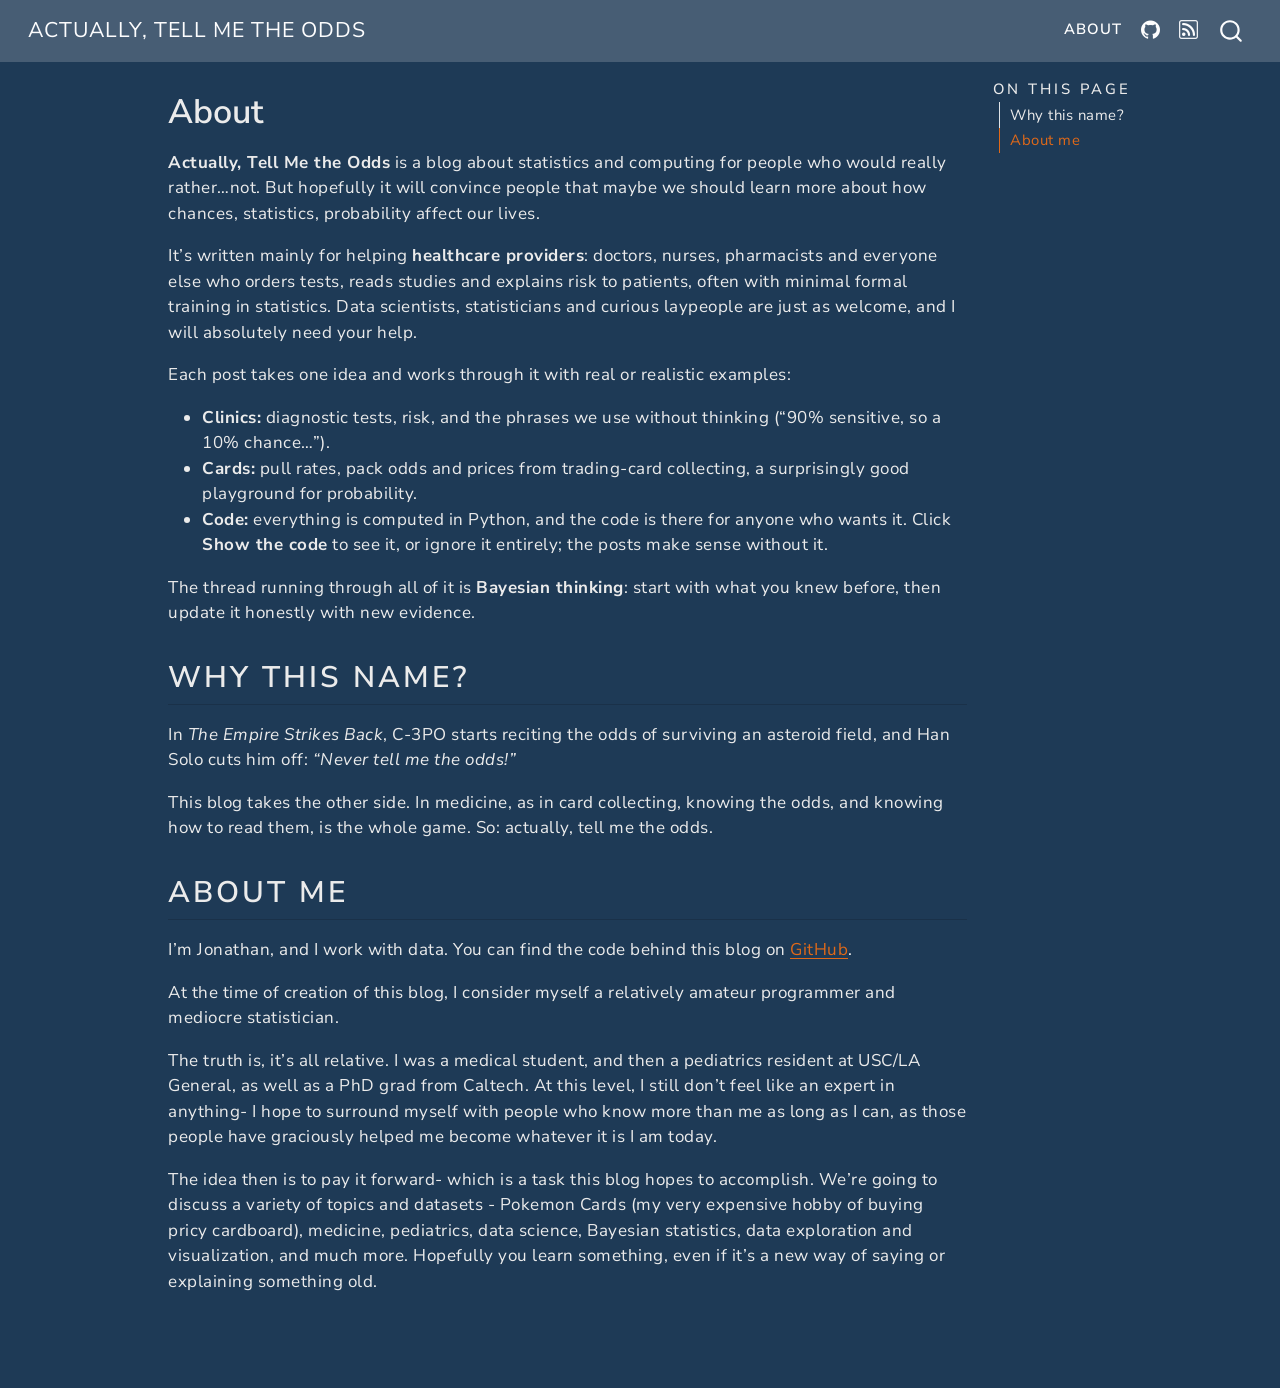
<file: about.html>
<!DOCTYPE html>
<html xmlns="http://www.w3.org/1999/xhtml" lang="en" xml:lang="en"><head>

<meta charset="utf-8">
<meta name="generator" content="quarto-1.10.18">

<meta name="viewport" content="width=device-width, initial-scale=1.0, user-scalable=yes">


<title>About – Actually, Tell Me the Odds</title>
<style>
/* Default styles provided by pandoc.
** See https://pandoc.org/MANUAL.html#variables-for-html for config info.
*/
span.smallcaps{font-variant: small-caps;}
div.columns{display: flex; gap: 1.5em;}
div.column{flex: auto;}
@media screen {
div.columns{gap: min(4vw, 1.5em);}
div.column{overflow-x: auto;}
}
div.hanging-indent{margin-left: 1.5em; text-indent: -1.5em;}
ul.task-list{list-style: none;}
ul.task-list li input[type="checkbox"] {
  width: 0.8em;
  margin: 0 0.8em 0.2em -1em; /* quarto-specific, see https://github.com/quarto-dev/quarto-cli/issues/4556 */ 
  vertical-align: middle;
}
</style>


<script src="site_libs/quarto-nav/quarto-nav.js"></script>
<script src="site_libs/quarto-nav/headroom.min.js"></script>
<script src="site_libs/clipboard/clipboard.min.js"></script>
<script src="site_libs/quarto-search/autocomplete.umd.js"></script>
<script src="site_libs/quarto-search/fuse.min.js"></script>
<script src="site_libs/quarto-search/quarto-search.js"></script>
<meta name="quarto:offset" content="./">
<script src="site_libs/quarto-html/quarto.js" type="module"></script>
<script src="site_libs/quarto-html/tabsets/tabsets.js" type="module"></script>
<script src="site_libs/quarto-html/popper.min.js"></script>
<script src="site_libs/quarto-html/tippy.umd.min.js"></script>
<script src="site_libs/quarto-html/anchor.min.js"></script>
<link href="site_libs/quarto-html/tippy.css" rel="stylesheet">
<link href="site_libs/quarto-html/quarto-syntax-highlighting-dark-b85bc7c33db8c58e0ec93c3465666fed.css" rel="stylesheet" id="quarto-text-highlighting-styles">
<script src="site_libs/bootstrap/bootstrap.min.js"></script>
<link href="site_libs/bootstrap/bootstrap-icons.css" rel="stylesheet">
<link href="site_libs/bootstrap/bootstrap-cb011fa16ec3edd61fc50c4df9a1c19d.min.css" rel="stylesheet" append-hash="true" id="quarto-bootstrap" data-mode="dark">
<script id="quarto-search-options" type="application/json">{
  "location": "navbar",
  "copy-button": false,
  "collapse-after": 3,
  "panel-placement": "end",
  "type": "overlay",
  "limit": 50,
  "keyboard-shortcut": [
    "f",
    "/",
    "s"
  ],
  "show-item-context": false,
  "language": {
    "search-no-results-text": "No results",
    "search-matching-documents-text": "matching documents",
    "search-copy-link-title": "Copy link to search",
    "search-hide-matches-text": "Hide additional matches",
    "search-more-match-text": "more match in this document",
    "search-more-matches-text": "more matches in this document",
    "search-clear-button-title": "Clear",
    "search-text-placeholder": "",
    "search-detached-cancel-button-title": "Cancel",
    "search-submit-button-title": "Submit",
    "search-label": "Search"
  }
}</script>


<link rel="stylesheet" href="styles.css">
</head>

<body class="nav-fixed quarto-light">

<div id="quarto-search-results"></div>
  <header id="quarto-header" class="headroom fixed-top">
    <nav class="navbar navbar-expand-lg " data-bs-theme="dark">
      <div class="navbar-container container-fluid">
      <div class="navbar-brand-container mx-auto">
    <a class="navbar-brand" href="./index.html">
    <span class="navbar-title">Actually, Tell Me the Odds</span>
    </a>
  </div>
            <div id="quarto-search" class="" title="Search"></div>
          <button class="navbar-toggler" type="button" data-bs-toggle="collapse" data-bs-target="#navbarCollapse" aria-controls="navbarCollapse" role="menu" aria-expanded="false" aria-label="Toggle navigation" onclick="if (window.quartoToggleHeadroom) { window.quartoToggleHeadroom(); }">
  <span class="navbar-toggler-icon"></span>
</button>
          <div class="collapse navbar-collapse" id="navbarCollapse">
            <ul class="navbar-nav navbar-nav-scroll ms-auto">
  <li class="nav-item">
    <a class="nav-link active" href="./about.html" aria-current="page"> 
<span class="menu-text">About</span></a>
  </li>  
  <li class="nav-item compact">
    <a class="nav-link" href="https://github.com/jliu771"> <i class="bi bi-github" role="img">
</i> 
<span class="menu-text"></span></a>
  </li>  
  <li class="nav-item compact">
    <a class="nav-link" href="./index.xml"> <i class="bi bi-rss" role="img">
</i> 
<span class="menu-text"></span></a>
  </li>  
</ul>
          </div> <!-- /navcollapse -->
            <div class="quarto-navbar-tools">
</div>
      </div> <!-- /container-fluid -->
    </nav>
</header>
<!-- content -->
<div id="quarto-content" class="quarto-container page-columns page-rows-contents page-layout-article page-navbar">
<!-- sidebar -->
<!-- margin-sidebar -->
    <div id="quarto-margin-sidebar" class="sidebar margin-sidebar">
        <nav id="TOC" role="doc-toc" class="toc-active">
    <h2 id="toc-title">On this page</h2>
   
  <ul>
  <li><a href="#why-this-name" id="toc-why-this-name" class="nav-link active" data-scroll-target="#why-this-name">Why this name?</a></li>
  <li><a href="#about-me" id="toc-about-me" class="nav-link" data-scroll-target="#about-me">About me</a></li>
  </ul>
</nav>
    </div>
<!-- main -->
<main class="content" id="quarto-document-content">

<header id="title-block-header" class="quarto-title-block default">
<div class="quarto-title">
<h1 class="title">About</h1>
</div>



<div class="quarto-title-meta">

    
  
    
  </div>
  


</header>


<p><strong>Actually, Tell Me the Odds</strong> is a blog about statistics and computing for people who would really rather…not. But hopefully it will convince people that maybe we should learn more about how chances, statistics, probability affect our lives.</p>
<p>It’s written mainly for helping <strong>healthcare providers</strong>: doctors, nurses, pharmacists and everyone else who orders tests, reads studies and explains risk to patients, often with minimal formal training in statistics. Data scientists, statisticians and curious laypeople are just as welcome, and I will absolutely need your help.</p>
<p>Each post takes one idea and works through it with real or realistic examples:</p>
<ul>
<li><strong>Clinics:</strong> diagnostic tests, risk, and the phrases we use without thinking (“90% sensitive, so a 10% chance…”).</li>
<li><strong>Cards:</strong> pull rates, pack odds and prices from trading-card collecting, a surprisingly good playground for probability.</li>
<li><strong>Code:</strong> everything is computed in Python, and the code is there for anyone who wants it. Click <strong>Show the code</strong> to see it, or ignore it entirely; the posts make sense without it.</li>
</ul>
<p>The thread running through all of it is <strong>Bayesian thinking</strong>: start with what you knew before, then update it honestly with new evidence.</p>
<section id="why-this-name" class="level2">
<h2 class="anchored" data-anchor-id="why-this-name">Why this name?</h2>
<p>In <em>The Empire Strikes Back</em>, C-3PO starts reciting the odds of surviving an asteroid field, and Han Solo cuts him off: <em>“Never tell me the odds!”</em></p>
<p>This blog takes the other side. In medicine, as in card collecting, knowing the odds, and knowing how to read them, is the whole game. So: actually, tell me the odds.</p>
</section>
<section id="about-me" class="level2">
<h2 class="anchored" data-anchor-id="about-me">About me</h2>
<p>I’m Jonathan, and I work with data. You can find the code behind this blog on <a href="https://github.com/jliu771">GitHub</a>.</p>
<p>At the time of creation of this blog, I consider myself a relatively amateur programmer and mediocre statistician.</p>
<p>The truth is, it’s all relative. I was a medical student, and then a pediatrics resident at USC/LA General, as well as a PhD grad from Caltech. At this level, I still don’t feel like an expert in anything- I hope to surround myself with people who know more than me as long as I can, as those people have graciously helped me become whatever it is I am today.</p>
<p>The idea then is to pay it forward- which is a task this blog hopes to accomplish. We’re going to discuss a variety of topics and datasets - Pokemon Cards (my very expensive hobby of buying pricy cardboard), medicine, pediatrics, data science, Bayesian statistics, data exploration and visualization, and much more. Hopefully you learn something, even if it’s a new way of saying or explaining something old.</p>


</section>

</main> <!-- /main -->
<script id="quarto-html-after-body" type="application/javascript">
  window.document.addEventListener("DOMContentLoaded", function (event) {
    const icon = "";
    const anchorJS = new window.AnchorJS();
    anchorJS.options = {
      placement: 'right',
      icon: icon
    };
    anchorJS.add('.anchored');
    const isCodeAnnotation = (el) => {
      for (const clz of el.classList) {
        if (clz.startsWith('code-annotation-')) {                     
          return true;
        }
      }
      return false;
    }
    const onCopySuccess = function(e) {
      // button target
      const button = e.trigger;
      // don't keep focus
      button.blur();
      // flash "checked"
      button.classList.add('code-copy-button-checked');
      var currentTitle = button.getAttribute("title");
      button.setAttribute("title", "Copied!");
      let tooltip;
      if (window.bootstrap) {
        button.setAttribute("data-bs-toggle", "tooltip");
        button.setAttribute("data-bs-placement", "left");
        button.setAttribute("data-bs-title", "Copied!");
        tooltip = new bootstrap.Tooltip(button, 
          { trigger: "manual", 
            customClass: "code-copy-button-tooltip",
            offset: [0, -8]});
        tooltip.show();    
      }
      setTimeout(function() {
        if (tooltip) {
          tooltip.hide();
          button.removeAttribute("data-bs-title");
          button.removeAttribute("data-bs-toggle");
          button.removeAttribute("data-bs-placement");
        }
        button.setAttribute("title", currentTitle);
        button.classList.remove('code-copy-button-checked');
      }, 1000);
      // clear code selection
      e.clearSelection();
    }
    const getTextToCopy = function(trigger) {
      const outerScaffold = trigger.parentElement.cloneNode(true);
      const codeEl = outerScaffold.querySelector('code');
      for (const childEl of codeEl.children) {
        if (isCodeAnnotation(childEl)) {
          childEl.remove();
        }
      }
      return codeEl.innerText;
    }
    const clipboard = new window.ClipboardJS('.code-copy-button:not([data-in-quarto-modal])', {
      text: getTextToCopy
    });
    clipboard.on('success', onCopySuccess);
    if (window.document.getElementById('quarto-embedded-source-code-modal')) {
      const clipboardModal = new window.ClipboardJS('.code-copy-button[data-in-quarto-modal]', {
        text: getTextToCopy,
        container: window.document.getElementById('quarto-embedded-source-code-modal')
      });
      clipboardModal.on('success', onCopySuccess);
    }
      var localhostRegex = new RegExp(/^(?:http|https):\/\/localhost\:?[0-9]*\//);
      var mailtoRegex = new RegExp(/^mailto:/);
        var filterRegex = new RegExp("https:\/\/jliu771\.github\.io");
      var isInternal = (href) => {
          return filterRegex.test(href) || localhostRegex.test(href) || mailtoRegex.test(href);
      }
      // Inspect non-navigation links and adorn them if external
     var links = window.document.querySelectorAll('a[href]:not(.nav-link):not(.navbar-brand):not(.toc-action):not(.sidebar-link):not(.sidebar-item-toggle):not(.pagination-link):not(.no-external):not([aria-hidden]):not(.dropdown-item):not(.quarto-navigation-tool):not(.about-link)');
      for (var i=0; i<links.length; i++) {
        const link = links[i];
        if (!isInternal(link.href)) {
          // undo the damage that might have been done by quarto-nav.js in the case of
          // links that we want to consider external
          if (link.dataset.originalHref !== undefined) {
            link.href = link.dataset.originalHref;
          }
        }
      }
    function tippyHover(el, contentFn, onTriggerFn, onUntriggerFn) {
      const config = {
        allowHTML: true,
        maxWidth: 500,
        delay: 100,
        arrow: false,
        appendTo: function(el) {
            return el.parentElement;
        },
        interactive: true,
        interactiveBorder: 10,
        theme: 'quarto',
        placement: 'bottom-start',
      };
      if (contentFn) {
        config.content = contentFn;
      }
      if (onTriggerFn) {
        config.onTrigger = onTriggerFn;
      }
      if (onUntriggerFn) {
        config.onUntrigger = onUntriggerFn;
      }
      window.tippy(el, config); 
    }
    const noterefs = window.document.querySelectorAll('a[role="doc-noteref"]');
    for (var i=0; i<noterefs.length; i++) {
      const ref = noterefs[i];
      tippyHover(ref, function() {
        // use id or data attribute instead here
        let href = ref.getAttribute('data-footnote-href') || ref.getAttribute('href');
        try { href = new URL(href).hash; } catch {}
        const id = href.replace(/^#\/?/, "");
        const note = window.document.getElementById(id);
        if (note) {
          return note.innerHTML;
        } else {
          return "";
        }
      });
    }
    const xrefs = window.document.querySelectorAll('a.quarto-xref');
    const processXRef = (id, note) => {
      // Strip column container classes
      const stripColumnClz = (el) => {
        el.classList.remove("page-full", "page-columns");
        if (el.children) {
          for (const child of el.children) {
            stripColumnClz(child);
          }
        }
      }
      stripColumnClz(note)
      if (id === null || id.startsWith('sec-')) {
        // Special case sections, only their first couple elements
        const container = document.createElement("div");
        if (note.children && note.children.length > 2) {
          container.appendChild(note.children[0].cloneNode(true));
          for (let i = 1; i < note.children.length; i++) {
            const child = note.children[i];
            if (child.tagName === "P" && child.innerText === "") {
              continue;
            } else {
              container.appendChild(child.cloneNode(true));
              break;
            }
          }
          if (window.Quarto?.typesetMath) {
            window.Quarto.typesetMath(container);
          }
          return container.innerHTML
        } else {
          if (window.Quarto?.typesetMath) {
            window.Quarto.typesetMath(note);
          }
          return note.innerHTML;
        }
      } else {
        // Remove any anchor links if they are present
        const anchorLink = note.querySelector('a.anchorjs-link');
        if (anchorLink) {
          anchorLink.remove();
        }
        if (window.Quarto?.typesetMath) {
          window.Quarto.typesetMath(note);
        }
        if (note.classList.contains("callout")) {
          return note.outerHTML;
        } else {
          return note.innerHTML;
        }
      }
    }
    for (var i=0; i<xrefs.length; i++) {
      const xref = xrefs[i];
      tippyHover(xref, undefined, function(instance) {
        instance.disable();
        let url = xref.getAttribute('href');
        let hash = undefined; 
        if (url.startsWith('#')) {
          hash = url;
        } else {
          try { hash = new URL(url).hash; } catch {}
        }
        if (hash) {
          const id = hash.replace(/^#\/?/, "");
          const note = window.document.getElementById(id);
          if (note !== null) {
            try {
              const html = processXRef(id, note.cloneNode(true));
              instance.setContent(html);
            } finally {
              instance.enable();
              instance.show();
            }
          } else {
            // See if we can fetch this
            fetch(url.split('#')[0])
            .then(res => res.text())
            .then(html => {
              const parser = new DOMParser();
              const htmlDoc = parser.parseFromString(html, "text/html");
              const note = htmlDoc.getElementById(id);
              if (note !== null) {
                const html = processXRef(id, note);
                instance.setContent(html);
              } 
            }).finally(() => {
              instance.enable();
              instance.show();
            });
          }
        } else {
          // See if we can fetch a full url (with no hash to target)
          // This is a special case and we should probably do some content thinning / targeting
          fetch(url)
          .then(res => res.text())
          .then(html => {
            const parser = new DOMParser();
            const htmlDoc = parser.parseFromString(html, "text/html");
            const note = htmlDoc.querySelector('main.content');
            if (note !== null) {
              // This should only happen for chapter cross references
              // (since there is no id in the URL)
              // remove the first header
              if (note.children.length > 0 && note.children[0].tagName === "HEADER") {
                note.children[0].remove();
              }
              const html = processXRef(null, note);
              instance.setContent(html);
            } 
          }).finally(() => {
            instance.enable();
            instance.show();
          });
        }
      }, function(instance) {
      });
    }
        let selectedAnnoteEl;
        const selectorForAnnotation = ( cell, annotation) => {
          let cellAttr = 'data-code-cell="' + cell + '"';
          let lineAttr = 'data-code-annotation="' +  annotation + '"';
          const selector = 'span[' + cellAttr + '][' + lineAttr + ']';
          return selector;
        }
        const selectCodeLines = (annoteEl) => {
          const doc = window.document;
          const targetCell = annoteEl.getAttribute("data-target-cell");
          const targetAnnotation = annoteEl.getAttribute("data-target-annotation");
          const annoteSpan = window.document.querySelector(selectorForAnnotation(targetCell, targetAnnotation));
          const lines = annoteSpan.getAttribute("data-code-lines").split(",");
          const lineIds = lines.map((line) => {
            return targetCell + "-" + line;
          })
          let top = null;
          let height = null;
          let parent = null;
          if (lineIds.length > 0) {
              //compute the position of the single el (top and bottom and make a div)
              const el = window.document.getElementById(lineIds[0]);
              top = el.offsetTop;
              height = el.offsetHeight;
              parent = el.parentElement.parentElement;
            if (lineIds.length > 1) {
              const lastEl = window.document.getElementById(lineIds[lineIds.length - 1]);
              const bottom = lastEl.offsetTop + lastEl.offsetHeight;
              height = bottom - top;
            }
            if (top !== null && height !== null && parent !== null) {
              // cook up a div (if necessary) and position it 
              let div = window.document.getElementById("code-annotation-line-highlight");
              if (div === null) {
                div = window.document.createElement("div");
                div.setAttribute("id", "code-annotation-line-highlight");
                div.style.position = 'absolute';
                parent.appendChild(div);
              }
              div.style.top = top - 2 + "px";
              div.style.height = height + 4 + "px";
              div.style.left = 0;
              let gutterDiv = window.document.getElementById("code-annotation-line-highlight-gutter");
              if (gutterDiv === null) {
                gutterDiv = window.document.createElement("div");
                gutterDiv.setAttribute("id", "code-annotation-line-highlight-gutter");
                gutterDiv.style.position = 'absolute';
                const codeCell = window.document.getElementById(targetCell);
                const gutter = codeCell.querySelector('.code-annotation-gutter');
                gutter.appendChild(gutterDiv);
              }
              gutterDiv.style.top = top - 2 + "px";
              gutterDiv.style.height = height + 4 + "px";
            }
            selectedAnnoteEl = annoteEl;
          }
        };
        const unselectCodeLines = () => {
          const elementsIds = ["code-annotation-line-highlight", "code-annotation-line-highlight-gutter"];
          elementsIds.forEach((elId) => {
            const div = window.document.getElementById(elId);
            if (div) {
              div.remove();
            }
          });
          selectedAnnoteEl = undefined;
        };
          // Handle positioning of the toggle
      window.addEventListener(
        "resize",
        throttle(() => {
          elRect = undefined;
          if (selectedAnnoteEl) {
            selectCodeLines(selectedAnnoteEl);
          }
        }, 10)
      );
      function throttle(fn, ms) {
      let throttle = false;
      let timer;
        return (...args) => {
          if(!throttle) { // first call gets through
              fn.apply(this, args);
              throttle = true;
          } else { // all the others get throttled
              if(timer) clearTimeout(timer); // cancel #2
              timer = setTimeout(() => {
                fn.apply(this, args);
                timer = throttle = false;
              }, ms);
          }
        };
      }
        // Attach click handler to the DT
        const annoteDls = window.document.querySelectorAll('dt[data-target-cell]');
        for (const annoteDlNode of annoteDls) {
          annoteDlNode.addEventListener('click', (event) => {
            const clickedEl = event.target;
            if (clickedEl !== selectedAnnoteEl) {
              unselectCodeLines();
              const activeEl = window.document.querySelector('dt[data-target-cell].code-annotation-active');
              if (activeEl) {
                activeEl.classList.remove('code-annotation-active');
              }
              selectCodeLines(clickedEl);
              clickedEl.classList.add('code-annotation-active');
            } else {
              // Unselect the line
              unselectCodeLines();
              clickedEl.classList.remove('code-annotation-active');
            }
          });
        }
    const findCites = (el) => {
      const parentEl = el.parentElement;
      if (parentEl) {
        const cites = parentEl.dataset.cites;
        if (cites) {
          return {
            el,
            cites: cites.split(' ')
          };
        } else {
          return findCites(el.parentElement)
        }
      } else {
        return undefined;
      }
    };
    var bibliorefs = window.document.querySelectorAll('a[role="doc-biblioref"]');
    for (var i=0; i<bibliorefs.length; i++) {
      const ref = bibliorefs[i];
      const citeInfo = findCites(ref);
      if (citeInfo) {
        tippyHover(citeInfo.el, function() {
          var popup = window.document.createElement('div');
          citeInfo.cites.forEach(function(cite) {
            var citeDiv = window.document.createElement('div');
            citeDiv.classList.add('hanging-indent');
            citeDiv.classList.add('csl-entry');
            var biblioDiv = window.document.getElementById('ref-' + cite);
            if (biblioDiv) {
              citeDiv.innerHTML = biblioDiv.innerHTML;
            }
            popup.appendChild(citeDiv);
          });
          return popup.innerHTML;
        });
      }
    }
  });
  </script>
</div> <!-- /content -->




</body></html>
</file>
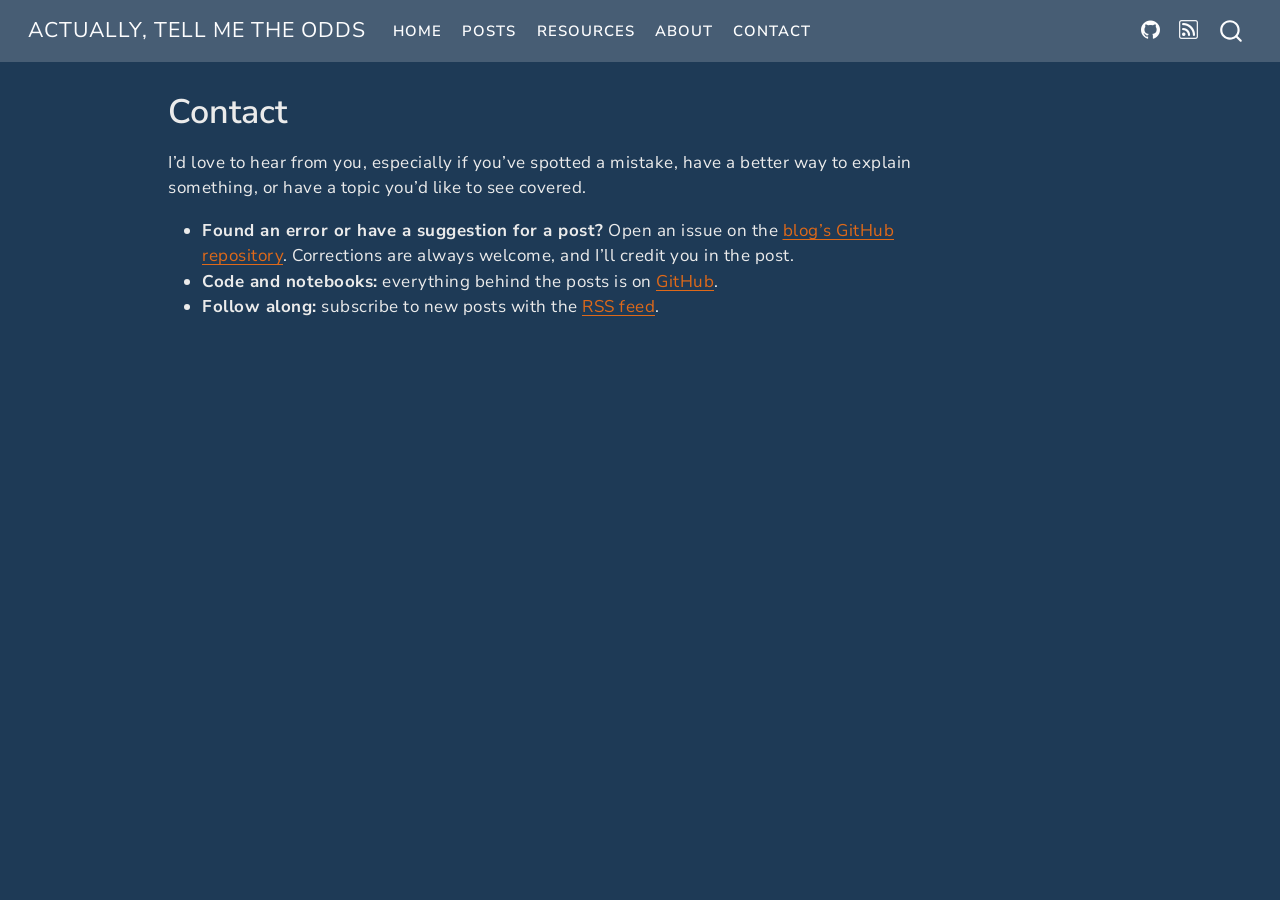
<file: contact.html>
<!DOCTYPE html>
<html xmlns="http://www.w3.org/1999/xhtml" lang="en" xml:lang="en"><head>

<meta charset="utf-8">
<meta name="generator" content="quarto-1.10.18">

<meta name="viewport" content="width=device-width, initial-scale=1.0, user-scalable=yes">


<title>Contact – Actually, Tell Me the Odds</title>
<style>
/* Default styles provided by pandoc.
** See https://pandoc.org/MANUAL.html#variables-for-html for config info.
*/
span.smallcaps{font-variant: small-caps;}
div.columns{display: flex; gap: 1.5em;}
div.column{flex: auto;}
@media screen {
div.columns{gap: min(4vw, 1.5em);}
div.column{overflow-x: auto;}
}
div.hanging-indent{margin-left: 1.5em; text-indent: -1.5em;}
ul.task-list{list-style: none;}
ul.task-list li input[type="checkbox"] {
  width: 0.8em;
  margin: 0 0.8em 0.2em -1em; /* quarto-specific, see https://github.com/quarto-dev/quarto-cli/issues/4556 */ 
  vertical-align: middle;
}
</style>


<script src="site_libs/quarto-nav/quarto-nav.js"></script>
<script src="site_libs/quarto-nav/headroom.min.js"></script>
<script src="site_libs/clipboard/clipboard.min.js"></script>
<script src="site_libs/quarto-search/autocomplete.umd.js"></script>
<script src="site_libs/quarto-search/fuse.min.js"></script>
<script src="site_libs/quarto-search/quarto-search.js"></script>
<meta name="quarto:offset" content="./">
<script src="site_libs/quarto-html/quarto.js" type="module"></script>
<script src="site_libs/quarto-html/tabsets/tabsets.js" type="module"></script>
<script src="site_libs/quarto-html/popper.min.js"></script>
<script src="site_libs/quarto-html/tippy.umd.min.js"></script>
<script src="site_libs/quarto-html/anchor.min.js"></script>
<link href="site_libs/quarto-html/tippy.css" rel="stylesheet">
<link href="site_libs/quarto-html/quarto-syntax-highlighting-dark-b85bc7c33db8c58e0ec93c3465666fed.css" rel="stylesheet" id="quarto-text-highlighting-styles">
<script src="site_libs/bootstrap/bootstrap.min.js"></script>
<link href="site_libs/bootstrap/bootstrap-icons.css" rel="stylesheet">
<link href="site_libs/bootstrap/bootstrap-cb011fa16ec3edd61fc50c4df9a1c19d.min.css" rel="stylesheet" append-hash="true" id="quarto-bootstrap" data-mode="dark">
<script id="quarto-search-options" type="application/json">{
  "location": "navbar",
  "copy-button": false,
  "collapse-after": 3,
  "panel-placement": "end",
  "type": "overlay",
  "limit": 50,
  "keyboard-shortcut": [
    "f",
    "/",
    "s"
  ],
  "show-item-context": false,
  "language": {
    "search-no-results-text": "No results",
    "search-matching-documents-text": "matching documents",
    "search-copy-link-title": "Copy link to search",
    "search-hide-matches-text": "Hide additional matches",
    "search-more-match-text": "more match in this document",
    "search-more-matches-text": "more matches in this document",
    "search-clear-button-title": "Clear",
    "search-text-placeholder": "",
    "search-detached-cancel-button-title": "Cancel",
    "search-submit-button-title": "Submit",
    "search-label": "Search"
  }
}</script>


<link rel="stylesheet" href="styles.css">
</head>

<body class="nav-fixed quarto-light">

<div id="quarto-search-results"></div>
  <header id="quarto-header" class="headroom fixed-top">
    <nav class="navbar navbar-expand-lg " data-bs-theme="dark">
      <div class="navbar-container container-fluid">
      <div class="navbar-brand-container mx-auto">
    <a class="navbar-brand" href="./index.html">
    <span class="navbar-title">Actually, Tell Me the Odds</span>
    </a>
  </div>
            <div id="quarto-search" class="" title="Search"></div>
          <button class="navbar-toggler" type="button" data-bs-toggle="collapse" data-bs-target="#navbarCollapse" aria-controls="navbarCollapse" role="menu" aria-expanded="false" aria-label="Toggle navigation" onclick="if (window.quartoToggleHeadroom) { window.quartoToggleHeadroom(); }">
  <span class="navbar-toggler-icon"></span>
</button>
          <div class="collapse navbar-collapse" id="navbarCollapse">
            <ul class="navbar-nav navbar-nav-scroll me-auto">
  <li class="nav-item">
    <a class="nav-link" href="./index.html"> 
<span class="menu-text">Home</span></a>
  </li>  
  <li class="nav-item">
    <a class="nav-link" href="./posts.html"> 
<span class="menu-text">Posts</span></a>
  </li>  
  <li class="nav-item">
    <a class="nav-link" href="./resources.html"> 
<span class="menu-text">Resources</span></a>
  </li>  
  <li class="nav-item">
    <a class="nav-link" href="./about.html"> 
<span class="menu-text">About</span></a>
  </li>  
  <li class="nav-item">
    <a class="nav-link active" href="./contact.html" aria-current="page"> 
<span class="menu-text">Contact</span></a>
  </li>  
</ul>
            <ul class="navbar-nav navbar-nav-scroll ms-auto">
  <li class="nav-item compact">
    <a class="nav-link" href="https://github.com/jliu771"> <i class="bi bi-github" role="img">
</i> 
<span class="menu-text"></span></a>
  </li>  
  <li class="nav-item compact">
    <a class="nav-link" href="./index.xml"> <i class="bi bi-rss" role="img">
</i> 
<span class="menu-text"></span></a>
  </li>  
</ul>
          </div> <!-- /navcollapse -->
            <div class="quarto-navbar-tools">
</div>
      </div> <!-- /container-fluid -->
    </nav>
</header>
<!-- content -->
<div id="quarto-content" class="quarto-container page-columns page-rows-contents page-layout-article page-navbar">
<!-- sidebar -->
<!-- margin-sidebar -->
    <div id="quarto-margin-sidebar" class="sidebar margin-sidebar zindex-bottom">
        
    </div>
<!-- main -->
<main class="content" id="quarto-document-content">

<header id="title-block-header" class="quarto-title-block default">
<div class="quarto-title">
<h1 class="title">Contact</h1>
</div>



<div class="quarto-title-meta">

    
  
    
  </div>
  


</header>


<p>I’d love to hear from you, especially if you’ve spotted a mistake, have a better way to explain something, or have a topic you’d like to see covered.</p>
<ul>
<li><strong>Found an error or have a suggestion for a post?</strong> Open an issue on the <a href="https://github.com/jliu771/jliu771.github.io/issues">blog’s GitHub repository</a>. Corrections are always welcome, and I’ll credit you in the post.</li>
<li><strong>Code and notebooks:</strong> everything behind the posts is on <a href="https://github.com/jliu771">GitHub</a>.</li>
<li><strong>Follow along:</strong> subscribe to new posts with the <a href="index.xml">RSS feed</a>.</li>
</ul>



</main> <!-- /main -->
<script id="quarto-html-after-body" type="application/javascript">
  window.document.addEventListener("DOMContentLoaded", function (event) {
    const icon = "";
    const anchorJS = new window.AnchorJS();
    anchorJS.options = {
      placement: 'right',
      icon: icon
    };
    anchorJS.add('.anchored');
    const isCodeAnnotation = (el) => {
      for (const clz of el.classList) {
        if (clz.startsWith('code-annotation-')) {                     
          return true;
        }
      }
      return false;
    }
    const onCopySuccess = function(e) {
      // button target
      const button = e.trigger;
      // don't keep focus
      button.blur();
      // flash "checked"
      button.classList.add('code-copy-button-checked');
      var currentTitle = button.getAttribute("title");
      button.setAttribute("title", "Copied!");
      let tooltip;
      if (window.bootstrap) {
        button.setAttribute("data-bs-toggle", "tooltip");
        button.setAttribute("data-bs-placement", "left");
        button.setAttribute("data-bs-title", "Copied!");
        tooltip = new bootstrap.Tooltip(button, 
          { trigger: "manual", 
            customClass: "code-copy-button-tooltip",
            offset: [0, -8]});
        tooltip.show();    
      }
      setTimeout(function() {
        if (tooltip) {
          tooltip.hide();
          button.removeAttribute("data-bs-title");
          button.removeAttribute("data-bs-toggle");
          button.removeAttribute("data-bs-placement");
        }
        button.setAttribute("title", currentTitle);
        button.classList.remove('code-copy-button-checked');
      }, 1000);
      // clear code selection
      e.clearSelection();
    }
    const getTextToCopy = function(trigger) {
      const outerScaffold = trigger.parentElement.cloneNode(true);
      const codeEl = outerScaffold.querySelector('code');
      for (const childEl of codeEl.children) {
        if (isCodeAnnotation(childEl)) {
          childEl.remove();
        }
      }
      return codeEl.innerText;
    }
    const clipboard = new window.ClipboardJS('.code-copy-button:not([data-in-quarto-modal])', {
      text: getTextToCopy
    });
    clipboard.on('success', onCopySuccess);
    if (window.document.getElementById('quarto-embedded-source-code-modal')) {
      const clipboardModal = new window.ClipboardJS('.code-copy-button[data-in-quarto-modal]', {
        text: getTextToCopy,
        container: window.document.getElementById('quarto-embedded-source-code-modal')
      });
      clipboardModal.on('success', onCopySuccess);
    }
      var localhostRegex = new RegExp(/^(?:http|https):\/\/localhost\:?[0-9]*\//);
      var mailtoRegex = new RegExp(/^mailto:/);
        var filterRegex = new RegExp("https:\/\/jliu771\.github\.io");
      var isInternal = (href) => {
          return filterRegex.test(href) || localhostRegex.test(href) || mailtoRegex.test(href);
      }
      // Inspect non-navigation links and adorn them if external
     var links = window.document.querySelectorAll('a[href]:not(.nav-link):not(.navbar-brand):not(.toc-action):not(.sidebar-link):not(.sidebar-item-toggle):not(.pagination-link):not(.no-external):not([aria-hidden]):not(.dropdown-item):not(.quarto-navigation-tool):not(.about-link)');
      for (var i=0; i<links.length; i++) {
        const link = links[i];
        if (!isInternal(link.href)) {
          // undo the damage that might have been done by quarto-nav.js in the case of
          // links that we want to consider external
          if (link.dataset.originalHref !== undefined) {
            link.href = link.dataset.originalHref;
          }
        }
      }
    function tippyHover(el, contentFn, onTriggerFn, onUntriggerFn) {
      const config = {
        allowHTML: true,
        maxWidth: 500,
        delay: 100,
        arrow: false,
        appendTo: function(el) {
            return el.parentElement;
        },
        interactive: true,
        interactiveBorder: 10,
        theme: 'quarto',
        placement: 'bottom-start',
      };
      if (contentFn) {
        config.content = contentFn;
      }
      if (onTriggerFn) {
        config.onTrigger = onTriggerFn;
      }
      if (onUntriggerFn) {
        config.onUntrigger = onUntriggerFn;
      }
      window.tippy(el, config); 
    }
    const noterefs = window.document.querySelectorAll('a[role="doc-noteref"]');
    for (var i=0; i<noterefs.length; i++) {
      const ref = noterefs[i];
      tippyHover(ref, function() {
        // use id or data attribute instead here
        let href = ref.getAttribute('data-footnote-href') || ref.getAttribute('href');
        try { href = new URL(href).hash; } catch {}
        const id = href.replace(/^#\/?/, "");
        const note = window.document.getElementById(id);
        if (note) {
          return note.innerHTML;
        } else {
          return "";
        }
      });
    }
    const xrefs = window.document.querySelectorAll('a.quarto-xref');
    const processXRef = (id, note) => {
      // Strip column container classes
      const stripColumnClz = (el) => {
        el.classList.remove("page-full", "page-columns");
        if (el.children) {
          for (const child of el.children) {
            stripColumnClz(child);
          }
        }
      }
      stripColumnClz(note)
      if (id === null || id.startsWith('sec-')) {
        // Special case sections, only their first couple elements
        const container = document.createElement("div");
        if (note.children && note.children.length > 2) {
          container.appendChild(note.children[0].cloneNode(true));
          for (let i = 1; i < note.children.length; i++) {
            const child = note.children[i];
            if (child.tagName === "P" && child.innerText === "") {
              continue;
            } else {
              container.appendChild(child.cloneNode(true));
              break;
            }
          }
          if (window.Quarto?.typesetMath) {
            window.Quarto.typesetMath(container);
          }
          return container.innerHTML
        } else {
          if (window.Quarto?.typesetMath) {
            window.Quarto.typesetMath(note);
          }
          return note.innerHTML;
        }
      } else {
        // Remove any anchor links if they are present
        const anchorLink = note.querySelector('a.anchorjs-link');
        if (anchorLink) {
          anchorLink.remove();
        }
        if (window.Quarto?.typesetMath) {
          window.Quarto.typesetMath(note);
        }
        if (note.classList.contains("callout")) {
          return note.outerHTML;
        } else {
          return note.innerHTML;
        }
      }
    }
    for (var i=0; i<xrefs.length; i++) {
      const xref = xrefs[i];
      tippyHover(xref, undefined, function(instance) {
        instance.disable();
        let url = xref.getAttribute('href');
        let hash = undefined; 
        if (url.startsWith('#')) {
          hash = url;
        } else {
          try { hash = new URL(url).hash; } catch {}
        }
        if (hash) {
          const id = hash.replace(/^#\/?/, "");
          const note = window.document.getElementById(id);
          if (note !== null) {
            try {
              const html = processXRef(id, note.cloneNode(true));
              instance.setContent(html);
            } finally {
              instance.enable();
              instance.show();
            }
          } else {
            // See if we can fetch this
            fetch(url.split('#')[0])
            .then(res => res.text())
            .then(html => {
              const parser = new DOMParser();
              const htmlDoc = parser.parseFromString(html, "text/html");
              const note = htmlDoc.getElementById(id);
              if (note !== null) {
                const html = processXRef(id, note);
                instance.setContent(html);
              } 
            }).finally(() => {
              instance.enable();
              instance.show();
            });
          }
        } else {
          // See if we can fetch a full url (with no hash to target)
          // This is a special case and we should probably do some content thinning / targeting
          fetch(url)
          .then(res => res.text())
          .then(html => {
            const parser = new DOMParser();
            const htmlDoc = parser.parseFromString(html, "text/html");
            const note = htmlDoc.querySelector('main.content');
            if (note !== null) {
              // This should only happen for chapter cross references
              // (since there is no id in the URL)
              // remove the first header
              if (note.children.length > 0 && note.children[0].tagName === "HEADER") {
                note.children[0].remove();
              }
              const html = processXRef(null, note);
              instance.setContent(html);
            } 
          }).finally(() => {
            instance.enable();
            instance.show();
          });
        }
      }, function(instance) {
      });
    }
        let selectedAnnoteEl;
        const selectorForAnnotation = ( cell, annotation) => {
          let cellAttr = 'data-code-cell="' + cell + '"';
          let lineAttr = 'data-code-annotation="' +  annotation + '"';
          const selector = 'span[' + cellAttr + '][' + lineAttr + ']';
          return selector;
        }
        const selectCodeLines = (annoteEl) => {
          const doc = window.document;
          const targetCell = annoteEl.getAttribute("data-target-cell");
          const targetAnnotation = annoteEl.getAttribute("data-target-annotation");
          const annoteSpan = window.document.querySelector(selectorForAnnotation(targetCell, targetAnnotation));
          const lines = annoteSpan.getAttribute("data-code-lines").split(",");
          const lineIds = lines.map((line) => {
            return targetCell + "-" + line;
          })
          let top = null;
          let height = null;
          let parent = null;
          if (lineIds.length > 0) {
              //compute the position of the single el (top and bottom and make a div)
              const el = window.document.getElementById(lineIds[0]);
              top = el.offsetTop;
              height = el.offsetHeight;
              parent = el.parentElement.parentElement;
            if (lineIds.length > 1) {
              const lastEl = window.document.getElementById(lineIds[lineIds.length - 1]);
              const bottom = lastEl.offsetTop + lastEl.offsetHeight;
              height = bottom - top;
            }
            if (top !== null && height !== null && parent !== null) {
              // cook up a div (if necessary) and position it 
              let div = window.document.getElementById("code-annotation-line-highlight");
              if (div === null) {
                div = window.document.createElement("div");
                div.setAttribute("id", "code-annotation-line-highlight");
                div.style.position = 'absolute';
                parent.appendChild(div);
              }
              div.style.top = top - 2 + "px";
              div.style.height = height + 4 + "px";
              div.style.left = 0;
              let gutterDiv = window.document.getElementById("code-annotation-line-highlight-gutter");
              if (gutterDiv === null) {
                gutterDiv = window.document.createElement("div");
                gutterDiv.setAttribute("id", "code-annotation-line-highlight-gutter");
                gutterDiv.style.position = 'absolute';
                const codeCell = window.document.getElementById(targetCell);
                const gutter = codeCell.querySelector('.code-annotation-gutter');
                gutter.appendChild(gutterDiv);
              }
              gutterDiv.style.top = top - 2 + "px";
              gutterDiv.style.height = height + 4 + "px";
            }
            selectedAnnoteEl = annoteEl;
          }
        };
        const unselectCodeLines = () => {
          const elementsIds = ["code-annotation-line-highlight", "code-annotation-line-highlight-gutter"];
          elementsIds.forEach((elId) => {
            const div = window.document.getElementById(elId);
            if (div) {
              div.remove();
            }
          });
          selectedAnnoteEl = undefined;
        };
          // Handle positioning of the toggle
      window.addEventListener(
        "resize",
        throttle(() => {
          elRect = undefined;
          if (selectedAnnoteEl) {
            selectCodeLines(selectedAnnoteEl);
          }
        }, 10)
      );
      function throttle(fn, ms) {
      let throttle = false;
      let timer;
        return (...args) => {
          if(!throttle) { // first call gets through
              fn.apply(this, args);
              throttle = true;
          } else { // all the others get throttled
              if(timer) clearTimeout(timer); // cancel #2
              timer = setTimeout(() => {
                fn.apply(this, args);
                timer = throttle = false;
              }, ms);
          }
        };
      }
        // Attach click handler to the DT
        const annoteDls = window.document.querySelectorAll('dt[data-target-cell]');
        for (const annoteDlNode of annoteDls) {
          annoteDlNode.addEventListener('click', (event) => {
            const clickedEl = event.target;
            if (clickedEl !== selectedAnnoteEl) {
              unselectCodeLines();
              const activeEl = window.document.querySelector('dt[data-target-cell].code-annotation-active');
              if (activeEl) {
                activeEl.classList.remove('code-annotation-active');
              }
              selectCodeLines(clickedEl);
              clickedEl.classList.add('code-annotation-active');
            } else {
              // Unselect the line
              unselectCodeLines();
              clickedEl.classList.remove('code-annotation-active');
            }
          });
        }
    const findCites = (el) => {
      const parentEl = el.parentElement;
      if (parentEl) {
        const cites = parentEl.dataset.cites;
        if (cites) {
          return {
            el,
            cites: cites.split(' ')
          };
        } else {
          return findCites(el.parentElement)
        }
      } else {
        return undefined;
      }
    };
    var bibliorefs = window.document.querySelectorAll('a[role="doc-biblioref"]');
    for (var i=0; i<bibliorefs.length; i++) {
      const ref = bibliorefs[i];
      const citeInfo = findCites(ref);
      if (citeInfo) {
        tippyHover(citeInfo.el, function() {
          var popup = window.document.createElement('div');
          citeInfo.cites.forEach(function(cite) {
            var citeDiv = window.document.createElement('div');
            citeDiv.classList.add('hanging-indent');
            citeDiv.classList.add('csl-entry');
            var biblioDiv = window.document.getElementById('ref-' + cite);
            if (biblioDiv) {
              citeDiv.innerHTML = biblioDiv.innerHTML;
            }
            popup.appendChild(citeDiv);
          });
          return popup.innerHTML;
        });
      }
    }
  });
  </script>
</div> <!-- /content -->




</body></html>
</file>
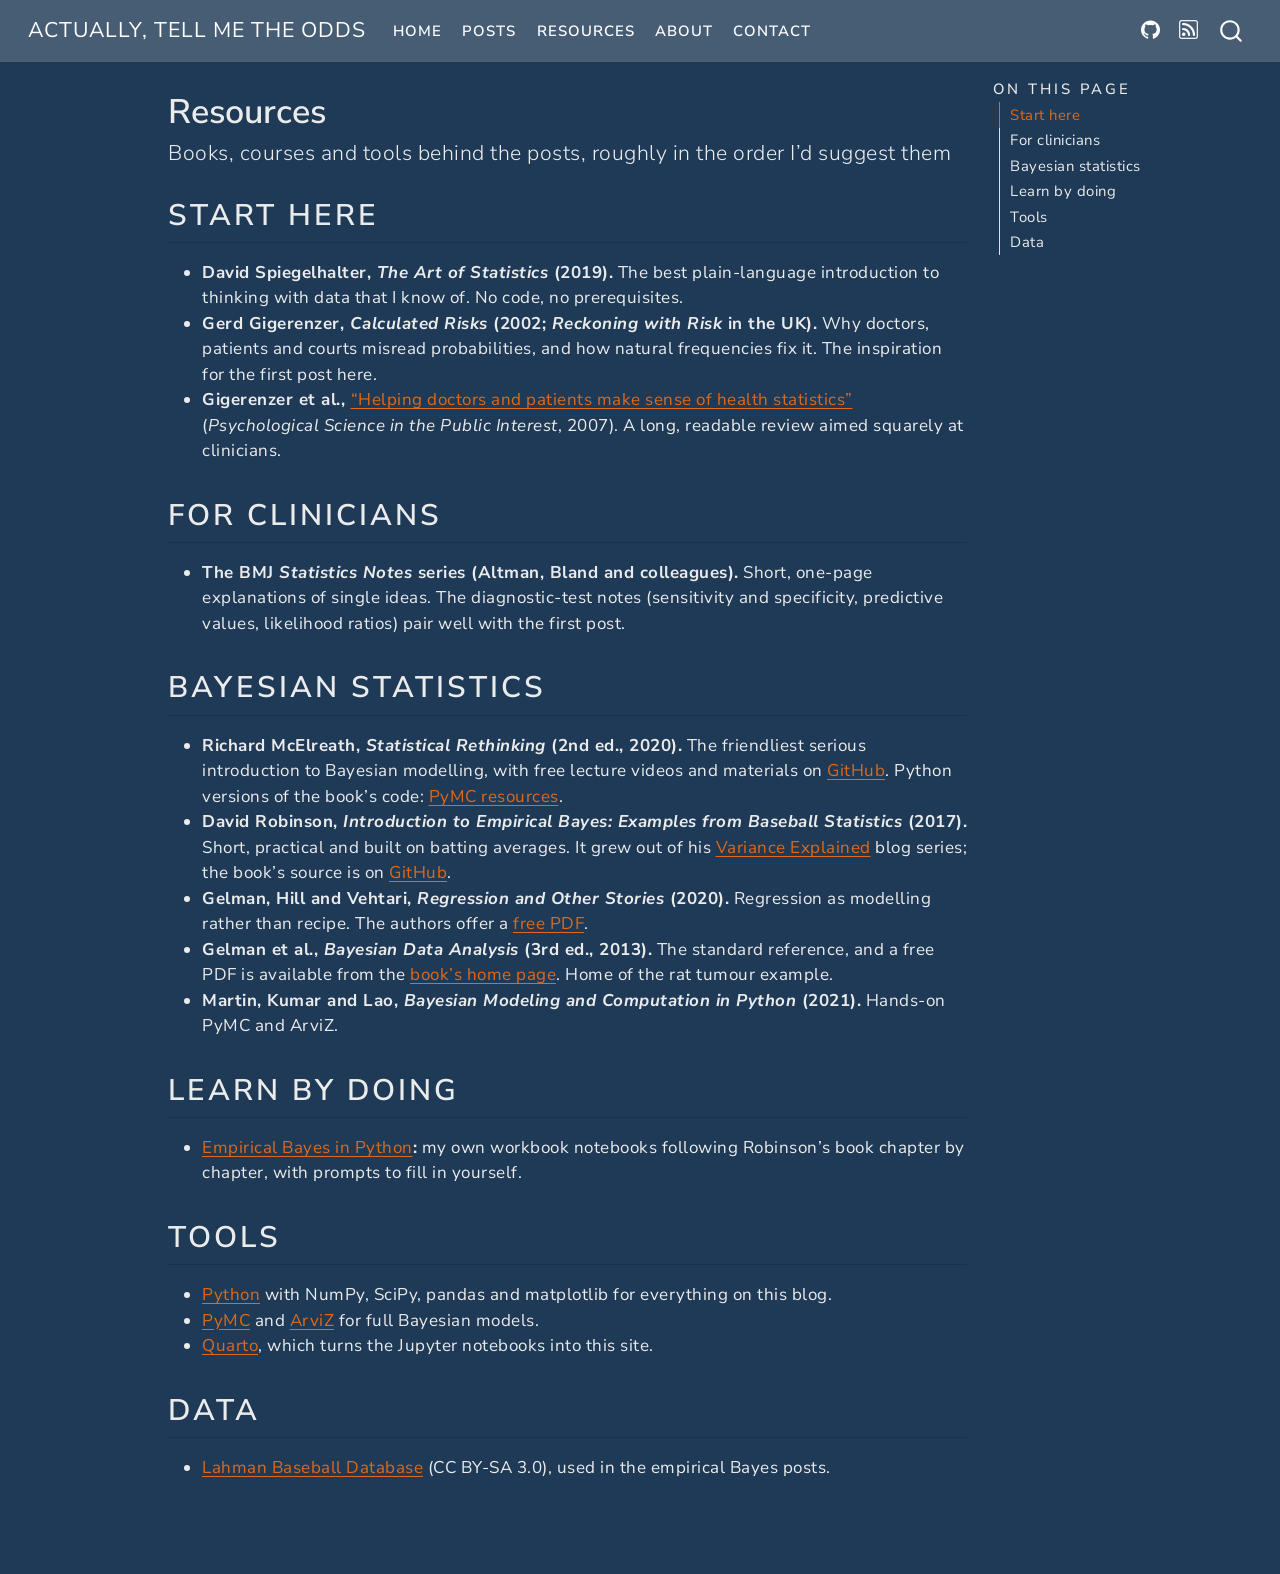
<file: resources.html>
<!DOCTYPE html>
<html xmlns="http://www.w3.org/1999/xhtml" lang="en" xml:lang="en"><head>

<meta charset="utf-8">
<meta name="generator" content="quarto-1.10.18">

<meta name="viewport" content="width=device-width, initial-scale=1.0, user-scalable=yes">


<title>Resources – Actually, Tell Me the Odds</title>
<style>
/* Default styles provided by pandoc.
** See https://pandoc.org/MANUAL.html#variables-for-html for config info.
*/
span.smallcaps{font-variant: small-caps;}
div.columns{display: flex; gap: 1.5em;}
div.column{flex: auto;}
@media screen {
div.columns{gap: min(4vw, 1.5em);}
div.column{overflow-x: auto;}
}
div.hanging-indent{margin-left: 1.5em; text-indent: -1.5em;}
ul.task-list{list-style: none;}
ul.task-list li input[type="checkbox"] {
  width: 0.8em;
  margin: 0 0.8em 0.2em -1em; /* quarto-specific, see https://github.com/quarto-dev/quarto-cli/issues/4556 */ 
  vertical-align: middle;
}
</style>


<script src="site_libs/quarto-nav/quarto-nav.js"></script>
<script src="site_libs/quarto-nav/headroom.min.js"></script>
<script src="site_libs/clipboard/clipboard.min.js"></script>
<script src="site_libs/quarto-search/autocomplete.umd.js"></script>
<script src="site_libs/quarto-search/fuse.min.js"></script>
<script src="site_libs/quarto-search/quarto-search.js"></script>
<meta name="quarto:offset" content="./">
<script src="site_libs/quarto-html/quarto.js" type="module"></script>
<script src="site_libs/quarto-html/tabsets/tabsets.js" type="module"></script>
<script src="site_libs/quarto-html/popper.min.js"></script>
<script src="site_libs/quarto-html/tippy.umd.min.js"></script>
<script src="site_libs/quarto-html/anchor.min.js"></script>
<link href="site_libs/quarto-html/tippy.css" rel="stylesheet">
<link href="site_libs/quarto-html/quarto-syntax-highlighting-dark-b85bc7c33db8c58e0ec93c3465666fed.css" rel="stylesheet" id="quarto-text-highlighting-styles">
<script src="site_libs/bootstrap/bootstrap.min.js"></script>
<link href="site_libs/bootstrap/bootstrap-icons.css" rel="stylesheet">
<link href="site_libs/bootstrap/bootstrap-cb011fa16ec3edd61fc50c4df9a1c19d.min.css" rel="stylesheet" append-hash="true" id="quarto-bootstrap" data-mode="dark">
<script id="quarto-search-options" type="application/json">{
  "location": "navbar",
  "copy-button": false,
  "collapse-after": 3,
  "panel-placement": "end",
  "type": "overlay",
  "limit": 50,
  "keyboard-shortcut": [
    "f",
    "/",
    "s"
  ],
  "show-item-context": false,
  "language": {
    "search-no-results-text": "No results",
    "search-matching-documents-text": "matching documents",
    "search-copy-link-title": "Copy link to search",
    "search-hide-matches-text": "Hide additional matches",
    "search-more-match-text": "more match in this document",
    "search-more-matches-text": "more matches in this document",
    "search-clear-button-title": "Clear",
    "search-text-placeholder": "",
    "search-detached-cancel-button-title": "Cancel",
    "search-submit-button-title": "Submit",
    "search-label": "Search"
  }
}</script>


<link rel="stylesheet" href="styles.css">
</head>

<body class="nav-fixed quarto-light">

<div id="quarto-search-results"></div>
  <header id="quarto-header" class="headroom fixed-top">
    <nav class="navbar navbar-expand-lg " data-bs-theme="dark">
      <div class="navbar-container container-fluid">
      <div class="navbar-brand-container mx-auto">
    <a class="navbar-brand" href="./index.html">
    <span class="navbar-title">Actually, Tell Me the Odds</span>
    </a>
  </div>
            <div id="quarto-search" class="" title="Search"></div>
          <button class="navbar-toggler" type="button" data-bs-toggle="collapse" data-bs-target="#navbarCollapse" aria-controls="navbarCollapse" role="menu" aria-expanded="false" aria-label="Toggle navigation" onclick="if (window.quartoToggleHeadroom) { window.quartoToggleHeadroom(); }">
  <span class="navbar-toggler-icon"></span>
</button>
          <div class="collapse navbar-collapse" id="navbarCollapse">
            <ul class="navbar-nav navbar-nav-scroll me-auto">
  <li class="nav-item">
    <a class="nav-link" href="./index.html"> 
<span class="menu-text">Home</span></a>
  </li>  
  <li class="nav-item">
    <a class="nav-link" href="./posts.html"> 
<span class="menu-text">Posts</span></a>
  </li>  
  <li class="nav-item">
    <a class="nav-link active" href="./resources.html" aria-current="page"> 
<span class="menu-text">Resources</span></a>
  </li>  
  <li class="nav-item">
    <a class="nav-link" href="./about.html"> 
<span class="menu-text">About</span></a>
  </li>  
  <li class="nav-item">
    <a class="nav-link" href="./contact.html"> 
<span class="menu-text">Contact</span></a>
  </li>  
</ul>
            <ul class="navbar-nav navbar-nav-scroll ms-auto">
  <li class="nav-item compact">
    <a class="nav-link" href="https://github.com/jliu771"> <i class="bi bi-github" role="img">
</i> 
<span class="menu-text"></span></a>
  </li>  
  <li class="nav-item compact">
    <a class="nav-link" href="./index.xml"> <i class="bi bi-rss" role="img">
</i> 
<span class="menu-text"></span></a>
  </li>  
</ul>
          </div> <!-- /navcollapse -->
            <div class="quarto-navbar-tools">
</div>
      </div> <!-- /container-fluid -->
    </nav>
</header>
<!-- content -->
<div id="quarto-content" class="quarto-container page-columns page-rows-contents page-layout-article page-navbar">
<!-- sidebar -->
<!-- margin-sidebar -->
    <div id="quarto-margin-sidebar" class="sidebar margin-sidebar">
        <nav id="TOC" role="doc-toc" class="toc-active">
    <h2 id="toc-title">On this page</h2>
   
  <ul>
  <li><a href="#start-here" id="toc-start-here" class="nav-link active" data-scroll-target="#start-here">Start here</a></li>
  <li><a href="#for-clinicians" id="toc-for-clinicians" class="nav-link" data-scroll-target="#for-clinicians">For clinicians</a></li>
  <li><a href="#bayesian-statistics" id="toc-bayesian-statistics" class="nav-link" data-scroll-target="#bayesian-statistics">Bayesian statistics</a></li>
  <li><a href="#learn-by-doing" id="toc-learn-by-doing" class="nav-link" data-scroll-target="#learn-by-doing">Learn by doing</a></li>
  <li><a href="#tools" id="toc-tools" class="nav-link" data-scroll-target="#tools">Tools</a></li>
  <li><a href="#data" id="toc-data" class="nav-link" data-scroll-target="#data">Data</a></li>
  </ul>
</nav>
    </div>
<!-- main -->
<main class="content" id="quarto-document-content">

<header id="title-block-header" class="quarto-title-block default">
<div class="quarto-title">
<h1 class="title">Resources</h1>
<p class="subtitle lead">Books, courses and tools behind the posts, roughly in the order I’d suggest them</p>
</div>



<div class="quarto-title-meta">

    
  
    
  </div>
  


</header>


<section id="start-here" class="level2">
<h2 class="anchored" data-anchor-id="start-here">Start here</h2>
<ul>
<li><strong>David Spiegelhalter, <em>The Art of Statistics</em> (2019).</strong> The best plain-language introduction to thinking with data that I know of. No code, no prerequisites.</li>
<li><strong>Gerd Gigerenzer, <em>Calculated Risks</em> (2002; <em>Reckoning with Risk</em> in the UK).</strong> Why doctors, patients and courts misread probabilities, and how natural frequencies fix it. The inspiration for the first post here.</li>
<li><strong>Gigerenzer et al., <a href="https://journals.sagepub.com/doi/10.1111/j.1539-6053.2008.00033.x">“Helping doctors and patients make sense of health statistics”</a></strong> (<em>Psychological Science in the Public Interest</em>, 2007). A long, readable review aimed squarely at clinicians.</li>
</ul>
</section>
<section id="for-clinicians" class="level2">
<h2 class="anchored" data-anchor-id="for-clinicians">For clinicians</h2>
<ul>
<li><strong>The BMJ <em>Statistics Notes</em> series (Altman, Bland and colleagues).</strong> Short, one-page explanations of single ideas. The diagnostic-test notes (sensitivity and specificity, predictive values, likelihood ratios) pair well with the first post.</li>
</ul>
</section>
<section id="bayesian-statistics" class="level2">
<h2 class="anchored" data-anchor-id="bayesian-statistics">Bayesian statistics</h2>
<ul>
<li><strong>Richard McElreath, <em>Statistical Rethinking</em> (2nd ed., 2020).</strong> The friendliest serious introduction to Bayesian modelling, with free lecture videos and materials on <a href="https://github.com/rmcelreath/stat_rethinking_2026">GitHub</a>. Python versions of the book’s code: <a href="https://github.com/pymc-devs/pymc-resources">PyMC resources</a>.</li>
<li><strong>David Robinson, <em>Introduction to Empirical Bayes: Examples from Baseball Statistics</em> (2017).</strong> Short, practical and built on batting averages. It grew out of his <a href="http://varianceexplained.org/">Variance Explained</a> blog series; the book’s source is on <a href="https://github.com/dgrtwo/empirical-bayes-book">GitHub</a>.</li>
<li><strong>Gelman, Hill and Vehtari, <em>Regression and Other Stories</em> (2020).</strong> Regression as modelling rather than recipe. The authors offer a <a href="https://users.aalto.fi/~ave/ROS.pdf">free PDF</a>.</li>
<li><strong>Gelman et al., <em>Bayesian Data Analysis</em> (3rd ed., 2013).</strong> The standard reference, and a free PDF is available from the <a href="http://www.stat.columbia.edu/~gelman/book/">book’s home page</a>. Home of the rat tumour example.</li>
<li><strong>Martin, Kumar and Lao, <em>Bayesian Modeling and Computation in Python</em> (2021).</strong> Hands-on PyMC and ArviZ.</li>
</ul>
</section>
<section id="learn-by-doing" class="level2">
<h2 class="anchored" data-anchor-id="learn-by-doing">Learn by doing</h2>
<ul>
<li><strong><a href="https://github.com/jliu771/BayesStatsCardsandComputers">Empirical Bayes in Python</a>:</strong> my own workbook notebooks following Robinson’s book chapter by chapter, with prompts to fill in yourself.</li>
</ul>
</section>
<section id="tools" class="level2">
<h2 class="anchored" data-anchor-id="tools">Tools</h2>
<ul>
<li><a href="https://www.python.org/">Python</a> with NumPy, SciPy, pandas and matplotlib for everything on this blog.</li>
<li><a href="https://www.pymc.io/">PyMC</a> and <a href="https://python.arviz.org/">ArviZ</a> for full Bayesian models.</li>
<li><a href="https://quarto.org/">Quarto</a>, which turns the Jupyter notebooks into this site.</li>
</ul>
</section>
<section id="data" class="level2">
<h2 class="anchored" data-anchor-id="data">Data</h2>
<ul>
<li><a href="https://sabr.org/lahman-database/">Lahman Baseball Database</a> (CC BY-SA 3.0), used in the empirical Bayes posts.</li>
</ul>


</section>

</main> <!-- /main -->
<script id="quarto-html-after-body" type="application/javascript">
  window.document.addEventListener("DOMContentLoaded", function (event) {
    const icon = "";
    const anchorJS = new window.AnchorJS();
    anchorJS.options = {
      placement: 'right',
      icon: icon
    };
    anchorJS.add('.anchored');
    const isCodeAnnotation = (el) => {
      for (const clz of el.classList) {
        if (clz.startsWith('code-annotation-')) {                     
          return true;
        }
      }
      return false;
    }
    const onCopySuccess = function(e) {
      // button target
      const button = e.trigger;
      // don't keep focus
      button.blur();
      // flash "checked"
      button.classList.add('code-copy-button-checked');
      var currentTitle = button.getAttribute("title");
      button.setAttribute("title", "Copied!");
      let tooltip;
      if (window.bootstrap) {
        button.setAttribute("data-bs-toggle", "tooltip");
        button.setAttribute("data-bs-placement", "left");
        button.setAttribute("data-bs-title", "Copied!");
        tooltip = new bootstrap.Tooltip(button, 
          { trigger: "manual", 
            customClass: "code-copy-button-tooltip",
            offset: [0, -8]});
        tooltip.show();    
      }
      setTimeout(function() {
        if (tooltip) {
          tooltip.hide();
          button.removeAttribute("data-bs-title");
          button.removeAttribute("data-bs-toggle");
          button.removeAttribute("data-bs-placement");
        }
        button.setAttribute("title", currentTitle);
        button.classList.remove('code-copy-button-checked');
      }, 1000);
      // clear code selection
      e.clearSelection();
    }
    const getTextToCopy = function(trigger) {
      const outerScaffold = trigger.parentElement.cloneNode(true);
      const codeEl = outerScaffold.querySelector('code');
      for (const childEl of codeEl.children) {
        if (isCodeAnnotation(childEl)) {
          childEl.remove();
        }
      }
      return codeEl.innerText;
    }
    const clipboard = new window.ClipboardJS('.code-copy-button:not([data-in-quarto-modal])', {
      text: getTextToCopy
    });
    clipboard.on('success', onCopySuccess);
    if (window.document.getElementById('quarto-embedded-source-code-modal')) {
      const clipboardModal = new window.ClipboardJS('.code-copy-button[data-in-quarto-modal]', {
        text: getTextToCopy,
        container: window.document.getElementById('quarto-embedded-source-code-modal')
      });
      clipboardModal.on('success', onCopySuccess);
    }
      var localhostRegex = new RegExp(/^(?:http|https):\/\/localhost\:?[0-9]*\//);
      var mailtoRegex = new RegExp(/^mailto:/);
        var filterRegex = new RegExp("https:\/\/jliu771\.github\.io");
      var isInternal = (href) => {
          return filterRegex.test(href) || localhostRegex.test(href) || mailtoRegex.test(href);
      }
      // Inspect non-navigation links and adorn them if external
     var links = window.document.querySelectorAll('a[href]:not(.nav-link):not(.navbar-brand):not(.toc-action):not(.sidebar-link):not(.sidebar-item-toggle):not(.pagination-link):not(.no-external):not([aria-hidden]):not(.dropdown-item):not(.quarto-navigation-tool):not(.about-link)');
      for (var i=0; i<links.length; i++) {
        const link = links[i];
        if (!isInternal(link.href)) {
          // undo the damage that might have been done by quarto-nav.js in the case of
          // links that we want to consider external
          if (link.dataset.originalHref !== undefined) {
            link.href = link.dataset.originalHref;
          }
        }
      }
    function tippyHover(el, contentFn, onTriggerFn, onUntriggerFn) {
      const config = {
        allowHTML: true,
        maxWidth: 500,
        delay: 100,
        arrow: false,
        appendTo: function(el) {
            return el.parentElement;
        },
        interactive: true,
        interactiveBorder: 10,
        theme: 'quarto',
        placement: 'bottom-start',
      };
      if (contentFn) {
        config.content = contentFn;
      }
      if (onTriggerFn) {
        config.onTrigger = onTriggerFn;
      }
      if (onUntriggerFn) {
        config.onUntrigger = onUntriggerFn;
      }
      window.tippy(el, config); 
    }
    const noterefs = window.document.querySelectorAll('a[role="doc-noteref"]');
    for (var i=0; i<noterefs.length; i++) {
      const ref = noterefs[i];
      tippyHover(ref, function() {
        // use id or data attribute instead here
        let href = ref.getAttribute('data-footnote-href') || ref.getAttribute('href');
        try { href = new URL(href).hash; } catch {}
        const id = href.replace(/^#\/?/, "");
        const note = window.document.getElementById(id);
        if (note) {
          return note.innerHTML;
        } else {
          return "";
        }
      });
    }
    const xrefs = window.document.querySelectorAll('a.quarto-xref');
    const processXRef = (id, note) => {
      // Strip column container classes
      const stripColumnClz = (el) => {
        el.classList.remove("page-full", "page-columns");
        if (el.children) {
          for (const child of el.children) {
            stripColumnClz(child);
          }
        }
      }
      stripColumnClz(note)
      if (id === null || id.startsWith('sec-')) {
        // Special case sections, only their first couple elements
        const container = document.createElement("div");
        if (note.children && note.children.length > 2) {
          container.appendChild(note.children[0].cloneNode(true));
          for (let i = 1; i < note.children.length; i++) {
            const child = note.children[i];
            if (child.tagName === "P" && child.innerText === "") {
              continue;
            } else {
              container.appendChild(child.cloneNode(true));
              break;
            }
          }
          if (window.Quarto?.typesetMath) {
            window.Quarto.typesetMath(container);
          }
          return container.innerHTML
        } else {
          if (window.Quarto?.typesetMath) {
            window.Quarto.typesetMath(note);
          }
          return note.innerHTML;
        }
      } else {
        // Remove any anchor links if they are present
        const anchorLink = note.querySelector('a.anchorjs-link');
        if (anchorLink) {
          anchorLink.remove();
        }
        if (window.Quarto?.typesetMath) {
          window.Quarto.typesetMath(note);
        }
        if (note.classList.contains("callout")) {
          return note.outerHTML;
        } else {
          return note.innerHTML;
        }
      }
    }
    for (var i=0; i<xrefs.length; i++) {
      const xref = xrefs[i];
      tippyHover(xref, undefined, function(instance) {
        instance.disable();
        let url = xref.getAttribute('href');
        let hash = undefined; 
        if (url.startsWith('#')) {
          hash = url;
        } else {
          try { hash = new URL(url).hash; } catch {}
        }
        if (hash) {
          const id = hash.replace(/^#\/?/, "");
          const note = window.document.getElementById(id);
          if (note !== null) {
            try {
              const html = processXRef(id, note.cloneNode(true));
              instance.setContent(html);
            } finally {
              instance.enable();
              instance.show();
            }
          } else {
            // See if we can fetch this
            fetch(url.split('#')[0])
            .then(res => res.text())
            .then(html => {
              const parser = new DOMParser();
              const htmlDoc = parser.parseFromString(html, "text/html");
              const note = htmlDoc.getElementById(id);
              if (note !== null) {
                const html = processXRef(id, note);
                instance.setContent(html);
              } 
            }).finally(() => {
              instance.enable();
              instance.show();
            });
          }
        } else {
          // See if we can fetch a full url (with no hash to target)
          // This is a special case and we should probably do some content thinning / targeting
          fetch(url)
          .then(res => res.text())
          .then(html => {
            const parser = new DOMParser();
            const htmlDoc = parser.parseFromString(html, "text/html");
            const note = htmlDoc.querySelector('main.content');
            if (note !== null) {
              // This should only happen for chapter cross references
              // (since there is no id in the URL)
              // remove the first header
              if (note.children.length > 0 && note.children[0].tagName === "HEADER") {
                note.children[0].remove();
              }
              const html = processXRef(null, note);
              instance.setContent(html);
            } 
          }).finally(() => {
            instance.enable();
            instance.show();
          });
        }
      }, function(instance) {
      });
    }
        let selectedAnnoteEl;
        const selectorForAnnotation = ( cell, annotation) => {
          let cellAttr = 'data-code-cell="' + cell + '"';
          let lineAttr = 'data-code-annotation="' +  annotation + '"';
          const selector = 'span[' + cellAttr + '][' + lineAttr + ']';
          return selector;
        }
        const selectCodeLines = (annoteEl) => {
          const doc = window.document;
          const targetCell = annoteEl.getAttribute("data-target-cell");
          const targetAnnotation = annoteEl.getAttribute("data-target-annotation");
          const annoteSpan = window.document.querySelector(selectorForAnnotation(targetCell, targetAnnotation));
          const lines = annoteSpan.getAttribute("data-code-lines").split(",");
          const lineIds = lines.map((line) => {
            return targetCell + "-" + line;
          })
          let top = null;
          let height = null;
          let parent = null;
          if (lineIds.length > 0) {
              //compute the position of the single el (top and bottom and make a div)
              const el = window.document.getElementById(lineIds[0]);
              top = el.offsetTop;
              height = el.offsetHeight;
              parent = el.parentElement.parentElement;
            if (lineIds.length > 1) {
              const lastEl = window.document.getElementById(lineIds[lineIds.length - 1]);
              const bottom = lastEl.offsetTop + lastEl.offsetHeight;
              height = bottom - top;
            }
            if (top !== null && height !== null && parent !== null) {
              // cook up a div (if necessary) and position it 
              let div = window.document.getElementById("code-annotation-line-highlight");
              if (div === null) {
                div = window.document.createElement("div");
                div.setAttribute("id", "code-annotation-line-highlight");
                div.style.position = 'absolute';
                parent.appendChild(div);
              }
              div.style.top = top - 2 + "px";
              div.style.height = height + 4 + "px";
              div.style.left = 0;
              let gutterDiv = window.document.getElementById("code-annotation-line-highlight-gutter");
              if (gutterDiv === null) {
                gutterDiv = window.document.createElement("div");
                gutterDiv.setAttribute("id", "code-annotation-line-highlight-gutter");
                gutterDiv.style.position = 'absolute';
                const codeCell = window.document.getElementById(targetCell);
                const gutter = codeCell.querySelector('.code-annotation-gutter');
                gutter.appendChild(gutterDiv);
              }
              gutterDiv.style.top = top - 2 + "px";
              gutterDiv.style.height = height + 4 + "px";
            }
            selectedAnnoteEl = annoteEl;
          }
        };
        const unselectCodeLines = () => {
          const elementsIds = ["code-annotation-line-highlight", "code-annotation-line-highlight-gutter"];
          elementsIds.forEach((elId) => {
            const div = window.document.getElementById(elId);
            if (div) {
              div.remove();
            }
          });
          selectedAnnoteEl = undefined;
        };
          // Handle positioning of the toggle
      window.addEventListener(
        "resize",
        throttle(() => {
          elRect = undefined;
          if (selectedAnnoteEl) {
            selectCodeLines(selectedAnnoteEl);
          }
        }, 10)
      );
      function throttle(fn, ms) {
      let throttle = false;
      let timer;
        return (...args) => {
          if(!throttle) { // first call gets through
              fn.apply(this, args);
              throttle = true;
          } else { // all the others get throttled
              if(timer) clearTimeout(timer); // cancel #2
              timer = setTimeout(() => {
                fn.apply(this, args);
                timer = throttle = false;
              }, ms);
          }
        };
      }
        // Attach click handler to the DT
        const annoteDls = window.document.querySelectorAll('dt[data-target-cell]');
        for (const annoteDlNode of annoteDls) {
          annoteDlNode.addEventListener('click', (event) => {
            const clickedEl = event.target;
            if (clickedEl !== selectedAnnoteEl) {
              unselectCodeLines();
              const activeEl = window.document.querySelector('dt[data-target-cell].code-annotation-active');
              if (activeEl) {
                activeEl.classList.remove('code-annotation-active');
              }
              selectCodeLines(clickedEl);
              clickedEl.classList.add('code-annotation-active');
            } else {
              // Unselect the line
              unselectCodeLines();
              clickedEl.classList.remove('code-annotation-active');
            }
          });
        }
    const findCites = (el) => {
      const parentEl = el.parentElement;
      if (parentEl) {
        const cites = parentEl.dataset.cites;
        if (cites) {
          return {
            el,
            cites: cites.split(' ')
          };
        } else {
          return findCites(el.parentElement)
        }
      } else {
        return undefined;
      }
    };
    var bibliorefs = window.document.querySelectorAll('a[role="doc-biblioref"]');
    for (var i=0; i<bibliorefs.length; i++) {
      const ref = bibliorefs[i];
      const citeInfo = findCites(ref);
      if (citeInfo) {
        tippyHover(citeInfo.el, function() {
          var popup = window.document.createElement('div');
          citeInfo.cites.forEach(function(cite) {
            var citeDiv = window.document.createElement('div');
            citeDiv.classList.add('hanging-indent');
            citeDiv.classList.add('csl-entry');
            var biblioDiv = window.document.getElementById('ref-' + cite);
            if (biblioDiv) {
              citeDiv.innerHTML = biblioDiv.innerHTML;
            }
            popup.appendChild(citeDiv);
          });
          return popup.innerHTML;
        });
      }
    }
  });
  </script>
</div> <!-- /content -->




</body></html>
</file>
<file: site_libs/quarto-html/tippy.css>
.tippy-box[data-animation=fade][data-state=hidden]{opacity:0}[data-tippy-root]{max-width:calc(100vw - 10px)}.tippy-box{position:relative;background-color:#333;color:#fff;border-radius:4px;font-size:14px;line-height:1.4;white-space:normal;outline:0;transition-property:transform,visibility,opacity}.tippy-box[data-placement^=top]>.tippy-arrow{bottom:0}.tippy-box[data-placement^=top]>.tippy-arrow:before{bottom:-7px;left:0;border-width:8px 8px 0;border-top-color:initial;transform-origin:center top}.tippy-box[data-placement^=bottom]>.tippy-arrow{top:0}.tippy-box[data-placement^=bottom]>.tippy-arrow:before{top:-7px;left:0;border-width:0 8px 8px;border-bottom-color:initial;transform-origin:center bottom}.tippy-box[data-placement^=left]>.tippy-arrow{right:0}.tippy-box[data-placement^=left]>.tippy-arrow:before{border-width:8px 0 8px 8px;border-left-color:initial;right:-7px;transform-origin:center left}.tippy-box[data-placement^=right]>.tippy-arrow{left:0}.tippy-box[data-placement^=right]>.tippy-arrow:before{left:-7px;border-width:8px 8px 8px 0;border-right-color:initial;transform-origin:center right}.tippy-box[data-inertia][data-state=visible]{transition-timing-function:cubic-bezier(.54,1.5,.38,1.11)}.tippy-arrow{width:16px;height:16px;color:#333}.tippy-arrow:before{content:"";position:absolute;border-color:transparent;border-style:solid}.tippy-content{position:relative;padding:5px 9px;z-index:1}
</file>
<file: site_libs/quarto-html/quarto-syntax-highlighting-dark-b85bc7c33db8c58e0ec93c3465666fed.css>
/* quarto syntax highlight colors */
:root {
  --quarto-hl-al-color: #f07178;
  --quarto-hl-an-color: #d4d0ab;
  --quarto-hl-at-color: #00e0e0;
  --quarto-hl-bn-color: #d4d0ab;
  --quarto-hl-bu-color: #abe338;
  --quarto-hl-ch-color: #abe338;
  --quarto-hl-co-color: #f8f8f2;
  --quarto-hl-cv-color: #ffd700;
  --quarto-hl-cn-color: #ffd700;
  --quarto-hl-cf-color: #ffa07a;
  --quarto-hl-dt-color: #ffa07a;
  --quarto-hl-dv-color: #d4d0ab;
  --quarto-hl-do-color: #f8f8f2;
  --quarto-hl-er-color: #f07178;
  --quarto-hl-ex-color: #00e0e0;
  --quarto-hl-fl-color: #d4d0ab;
  --quarto-hl-fu-color: #ffa07a;
  --quarto-hl-im-color: #abe338;
  --quarto-hl-in-color: #d4d0ab;
  --quarto-hl-kw-color: #ffa07a;
  --quarto-hl-op-color: #ffa07a;
  --quarto-hl-ot-color: #00e0e0;
  --quarto-hl-pp-color: #dcc6e0;
  --quarto-hl-re-color: #00e0e0;
  --quarto-hl-sc-color: #abe338;
  --quarto-hl-ss-color: #abe338;
  --quarto-hl-st-color: #abe338;
  --quarto-hl-va-color: #00e0e0;
  --quarto-hl-vs-color: #abe338;
  --quarto-hl-wa-color: #dcc6e0;
}

/* other quarto variables */
:root {
  --quarto-font-monospace: SFMono-Regular, Menlo, Monaco, Consolas, "Liberation Mono", "Courier New", monospace;
}

/* syntax highlight based on Pandoc's rules */
pre > code.sourceCode > span {
  color: #f8f8f2;
}

code.sourceCode > span {
  color: #f8f8f2;
}

div.sourceCode,
div.sourceCode pre.sourceCode {
  color: #f8f8f2;
}

/* Normal */
code span {
  color: #f8f8f2;
}

/* Alert */
code span.al {
  color: #f07178;
}

/* Annotation */
code span.an {
  color: #d4d0ab;
}

/* Attribute */
code span.at {
  color: #00e0e0;
}

/* BaseN */
code span.bn {
  color: #d4d0ab;
}

/* BuiltIn */
code span.bu {
  color: #abe338;
}

/* ControlFlow */
code span.cf {
  font-weight: bold;
  color: #ffa07a;
}

/* Char */
code span.ch {
  color: #abe338;
}

/* Constant */
code span.cn {
  color: #ffd700;
}

/* Comment */
code span.co {
  font-style: italic;
  color: #f8f8f2;
}

/* CommentVar */
code span.cv {
  color: #ffd700;
}

/* Documentation */
code span.do {
  color: #f8f8f2;
}

/* DataType */
code span.dt {
  color: #ffa07a;
}

/* DecVal */
code span.dv {
  color: #d4d0ab;
}

/* Error */
code span.er {
  color: #f07178;
  text-decoration: underline;
}

/* Extension */
code span.ex {
  font-weight: bold;
  color: #00e0e0;
}

/* Float */
code span.fl {
  color: #d4d0ab;
}

/* Function */
code span.fu {
  color: #ffa07a;
}

/* Import */
code span.im {
  color: #abe338;
}

/* Information */
code span.in {
  color: #d4d0ab;
}

/* Keyword */
code span.kw {
  font-weight: bold;
  color: #ffa07a;
}

/* Operator */
code span.op {
  color: #ffa07a;
}

/* Other */
code span.ot {
  color: #00e0e0;
}

/* Preprocessor */
code span.pp {
  color: #dcc6e0;
}

/* RegionMarker */
code span.re {
  background-color: #f8f8f2;
  color: #00e0e0;
}

/* SpecialChar */
code span.sc {
  color: #abe338;
}

/* SpecialString */
code span.ss {
  color: #abe338;
}

/* String */
code span.st {
  color: #abe338;
}

/* Variable */
code span.va {
  color: #00e0e0;
}

/* VerbatimString */
code span.vs {
  color: #abe338;
}

/* Warning */
code span.wa {
  color: #dcc6e0;
}

.prevent-inlining {
  content: "</";
}

/*# sourceMappingURL=4ed8f1090dec6531da29ab00902aa718.css.map */
</file>
<file: styles.css>
/* css styles */

/* Home-page banner image: on narrow screens the artwork sits behind the title,
   so darken it a little to keep the title readable. */
@media (max-width: 767.98px) {
  .quarto-title-banner { position: relative; }
  .quarto-title-banner::before {
    content: "";
    position: absolute;
    inset: 0;
    background: rgba(19, 41, 63, 0.72);
  }
  .quarto-title-banner > * { position: relative; }
}
</file>
